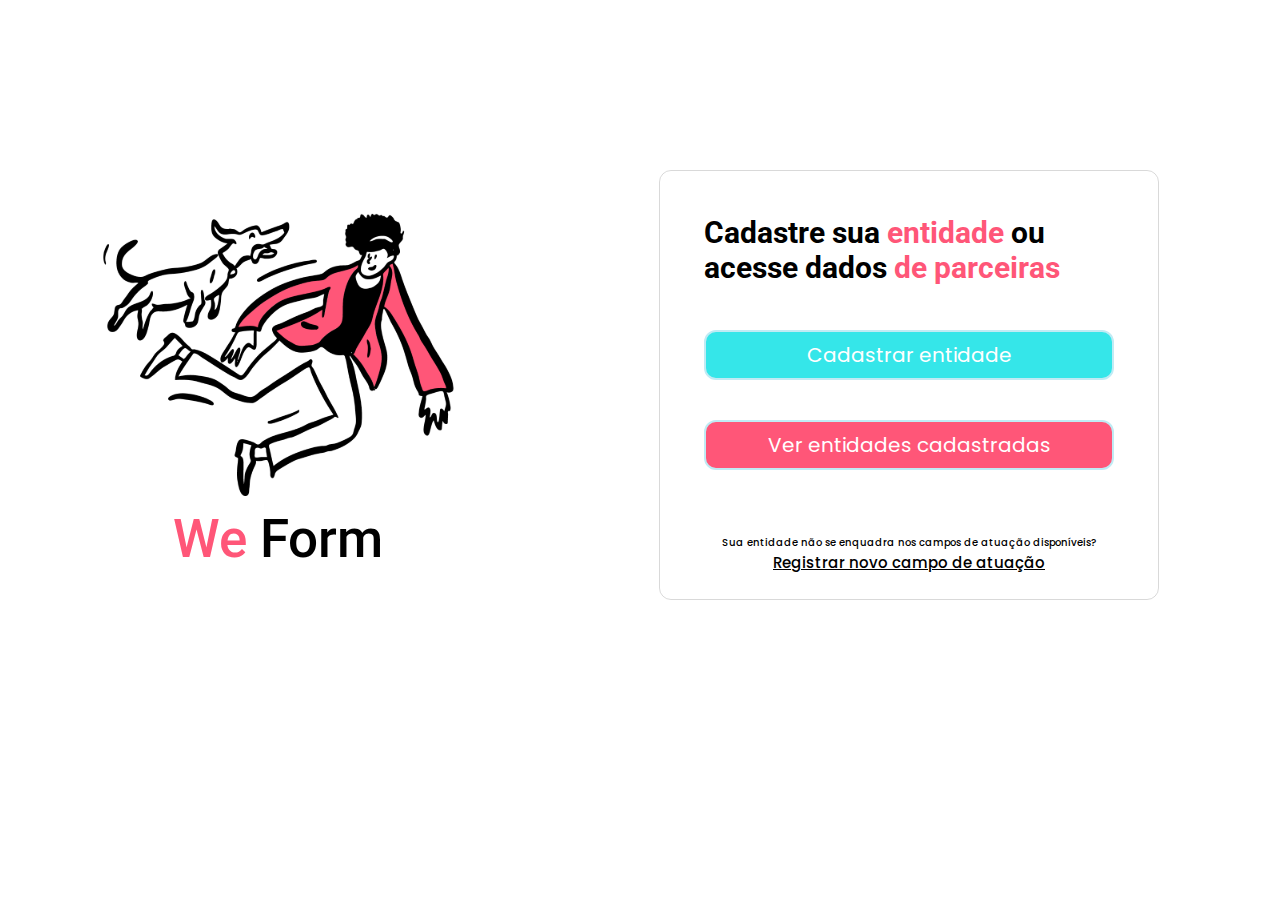
<file: index.html>
<!DOCTYPE html>
<html lang="pt-br">
<head>
    <meta charset="UTF-8">
    <meta name="viewport" content="width=device-width, initial-scale=1.0">
    <title>We Form</title>
    <link rel="stylesheet" href="style.css">
</head>
<body>
    <div class="content">
        <aside>
            <img src="./imagens/dog_and_human.svg" alt="Imagem de uma cachorro voando com uma pessoa">
            <h1><span>We</span> Form</h1>
        </aside>
        <main>
            <h2>Cadastre sua <span>entidade</span> ou acesse dados <span>de parceiras</span></h2>
            <div class="buttons">
                <a href="cadastro.html">Cadastrar entidade</a>
                <a href="#">Ver entidades cadastradas</a>
            </div>
            <footer>
                <p>Sua entidade não se enquadra nos campos de atuação disponíveis?</p>
                <p>Registrar novo campo de atuação</p>
            </footer>
        </main>
    </div>
</body>
</html>
</file>
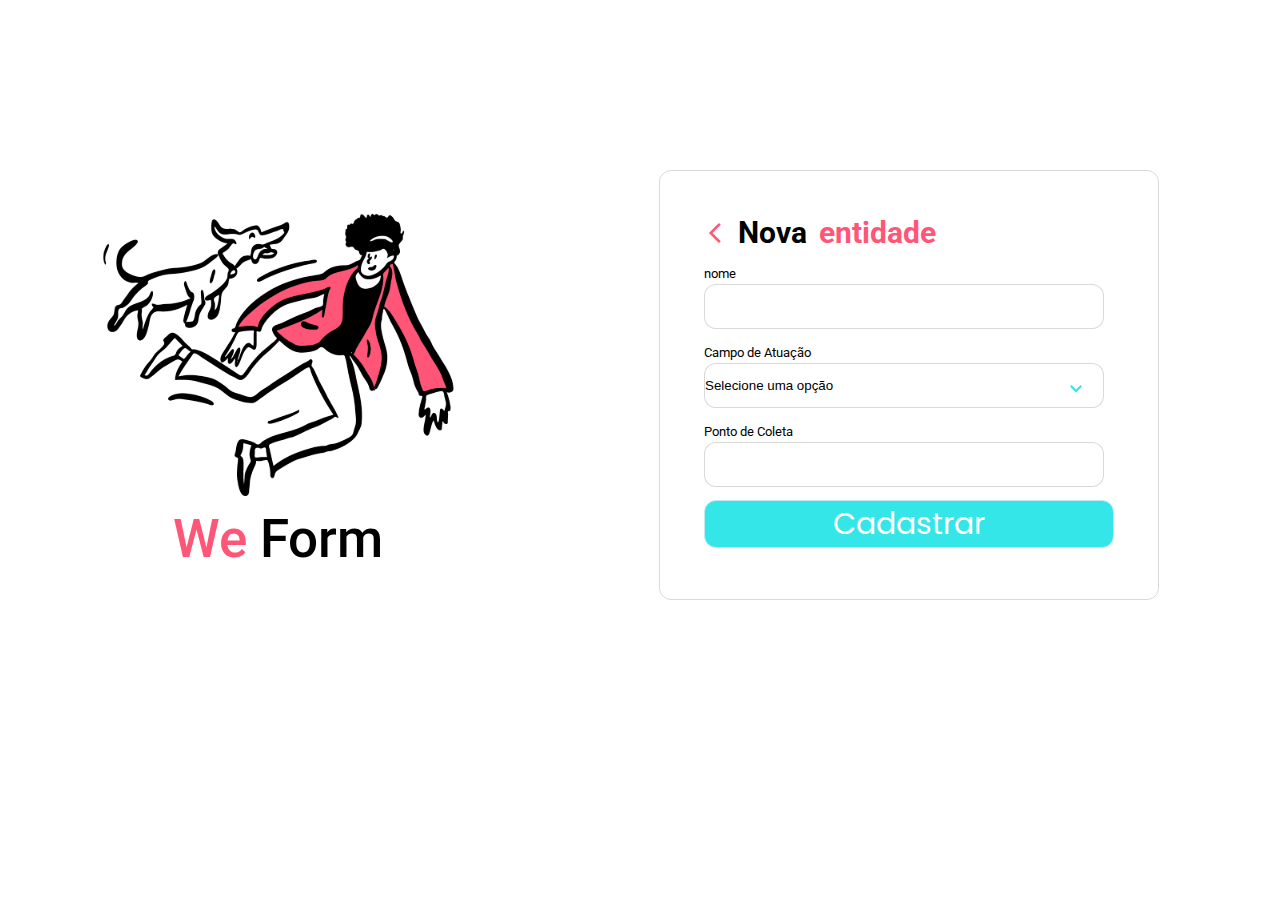
<file: cadastro.html>
<!DOCTYPE html>
<html lang="pt-br">

<head>
    <meta charset="UTF-8">
    <meta name="viewport" content="width=device-width, initial-scale=1.0">
    <title>Cadastro</title>
    <link rel="stylesheet" href="style.css">
    <link rel="stylesheet"
        href="https://fonts.googleapis.com/css2?family=Material+Symbols+Outlined:opsz,wght,FILL,GRAD@20..48,100..700,0..1,-50..200&icon_names=arrow_back_ios" />
</head>

<body>
    <div class="content">
        <aside>
            <img src="./imagens/dog_and_human.svg" alt="Imagem de uma cachorro voando com uma pessoa">
            <h1><span>We</span> Form</h1>
        </aside>
        <main>
            <div class="titulo-icon">
                <a href="index.html"><span class="material-symbols-outlined">arrow_back_ios</span></a>
                <h2>Nova <span>entidade</span></h2>
            </div>
            <div class="input-button">
                <label for="nome">nome</label>
                <input type="text" name="nome" id="nome">
                <label for="campo_atuacao">Campo de Atuação</label>
                <div class="select-div">
                    <select name="campo_atuacao" id="campo_atuacao">
                        <option value="">Selecione uma opção</option>
                        <option value="abrigo">Abrigo de animais</option>
                        
                    </select></div>
                <label for="ponto_coleta">Ponto de Coleta</label>
                <input type="text" name="ponto_coleta" id="ponto_coleta">
                <button>Cadastrar</button>
            </div>
            
        </main>
    </div>

</body>

</html>
</file>
<file: style.css>
@import url('https://fonts.googleapis.com/css2?family=Poppins:ital,wght@0,100;0,200;0,300;0,400;0,500;0,600;0,700;0,800;0,900;1,100;1,200;1,300;1,400;1,500;1,600;1,700;1,800;1,900&family=Roboto&display=swap');

:root {
    font-size: 62.5%;
    --borda: rgba(0, 0, 0, 0.15);
}

* {
    margin: 0;
    padding: 0;
    box-sizing: border-box;
}

aside {
    width: 350px;
    display: flex;
    flex-direction: column;
    align-items: center;
    justify-content: center;
}

aside h1 {
    font-family: "Roboto";
    font-size: 5.3rem;
    font-weight: 500;
    text-align: left;


}

span {
    color: #FF5678;
}

main {
    width: 50rem;
    height: 43rem;
    border: 1px solid rgba(0, 0, 0, 0.15);
    border-radius: 12px;
    padding: 44px;
    font-family: "Roboto";
}

main h2 {
    font-size: 3rem;
}

main .buttons a {
    display: flex;
    border: 2px solid rgba(192, 235, 244, 1);
    border-radius: 12px;
    background-color: rgba(53, 230, 233, 1);
    padding: 0.8rem 10rem;
    margin-top: 4.5rem;
    justify-content: center;
    text-decoration: none;
    color: rgba(255, 255, 255, 1);
    font-size: 2rem;
    font-family: "Poppins";
}

main .buttons a+a {
    padding: 0.8rem 6rem;
    background-color: rgba(255, 86, 120, 1);
    margin-top: 4rem;
}

footer {
    display: flex;
    flex-direction: column;
    align-items: center;
    margin-top: 6.5rem;
    font-family: "Poppins";
    color: rgba(0, 0, 0, 1);
    font-weight: 500;
}

footer p+p {
    font-size: 1.5rem;
    text-decoration: underline;
}

.content {
    display: grid;
    grid-template-areas:
        ". . . . ."
        ". . . . ."
        ". form . login ."
        ". form . login ."
        ". form . login ."
        ". . . . ."
    ;
    gap: 8.5rem;
}

main {
    grid-area: login;
}

aside {
    grid-area: form;
}

/*Cadastro*/
.titulo-icon {
    display: flex;
    align-items: center;
}

.titulo-icon span {
    padding: 0.5rem;
}

.input-button {
    display: flex;
    flex-direction: column;
}

.input-button :is(input, butto, select) {
    /*Mesma coisa que --> .input-button input,
    .input-button button,
    .input-button select {*/

    width: 40rem;
    height: 4.5rem;
    border: 1px solid var(--borda);
    border-radius: 12px;

}

.input-button label {
    font-family: "Roboto";
    font-size: 1.3rem;
    font-weight: 400;
    line-height: 21.09px;
}

.input-button label,
.input-button button {
    margin-top: 1.3rem;
}

.input-button select {
    background-color: rgba(255, 255, 255, 1);
    appearance: none;
    max-width: 100%;
    overflow: hidden;

}

.input-button .select-div {
    position: relative;
    width: 40rem;
}

.input-button .select-div::after {
    position: absolute;
    content: url(/imagens/keyboard_arrow_down.svg);
    top: 1.4rem;
    right: 1.6rem;
    font-size: 2.2rem;
    font-weight: 600;
    position: absolute;
    z-index: 1;
    color: #35E6E9;
}

.input-button button {
    background-color: rgba(53, 230, 233, 1);
    font-family: "Poppins";
    font-size: 3rem;
    color: white;
    border: 1px solid rgba(192, 235, 244, 1);
    border-radius: 12px;
}
</file>
